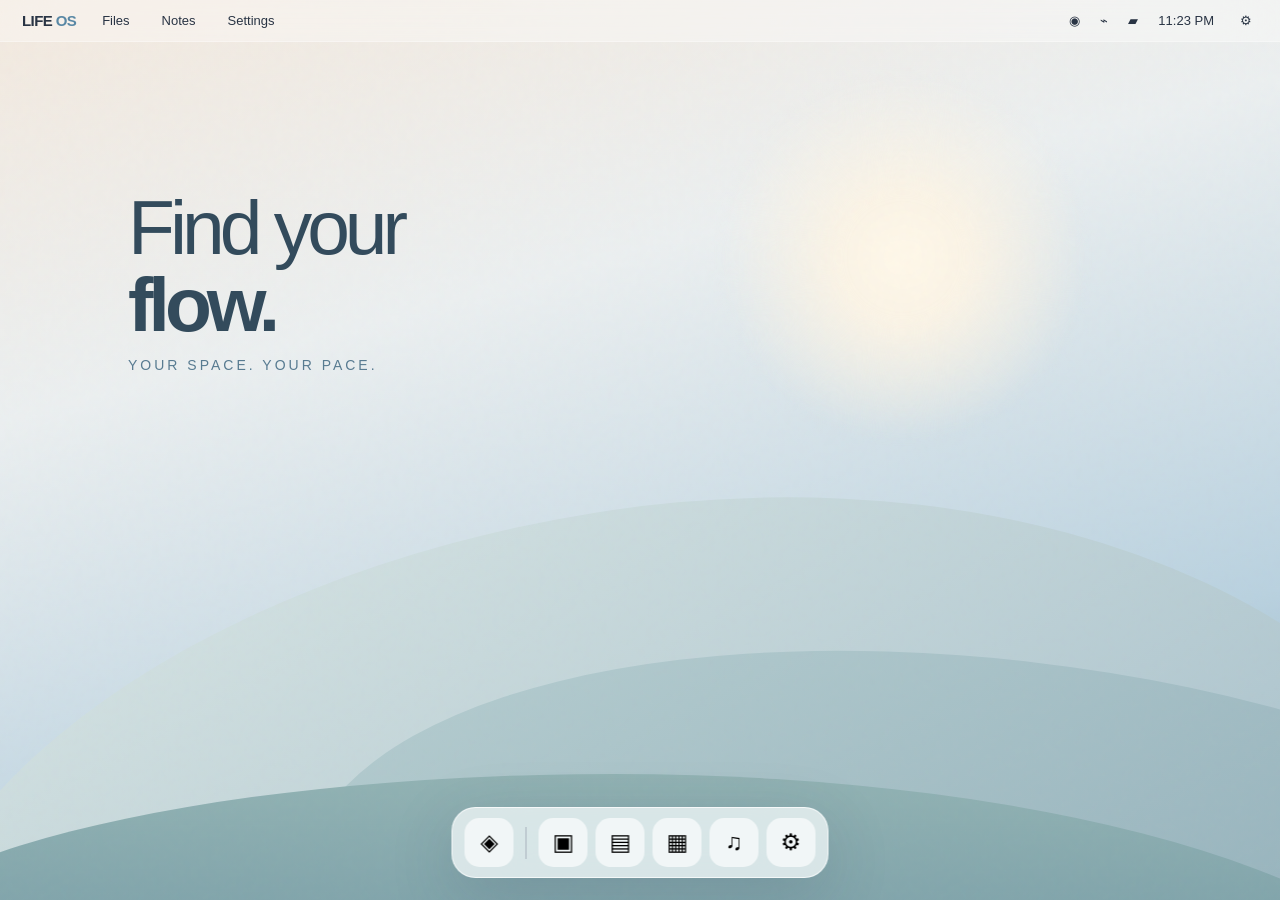
<file: desktop/preview/index.html>
<!DOCTYPE html>
<html lang="en">
<head>
<meta charset="UTF-8">
<meta name="viewport" content="width=device-width,initial-scale=1">
<title>LIFE OS — Flow Desktop</title>
<style>
:root {
  --ink:#293444;
  --muted:#758393;
  --glass:rgba(255,255,255,.69);
  --border:rgba(255,255,255,.73);
  --shadow:0 18px 65px rgba(34,52,76,.17);
  --accent:#769bb6;
}
*{box-sizing:border-box}
body{margin:0;font-family:-apple-system,BlinkMacSystemFont,"Segoe UI",sans-serif;color:var(--ink);overflow:hidden}
button,input,textarea{font:inherit}
button{cursor:pointer}
.desktop{height:100dvh;min-height:450px;position:relative;overflow:hidden;background:linear-gradient(165deg,#f3e9de 0%,#ebeff0 34%,#b9d1df 75%,#8cabbc 100%)}
.sun{position:absolute;width:370px;height:370px;right:15%;top:8%;border-radius:50%;background:radial-gradient(circle,#fff8e9 0%,#faf3e5 25%,#faefe000 70%);filter:blur(7px)}
.mountain{position:absolute;left:-10%;width:125%;height:62%;bottom:-18%;border-radius:48% 52% 0 0 / 75% 100% 0 0;background:linear-gradient(160deg,#d8e5e4,#a1bbc7);transform:rotate(-9deg)}
.mountain.two{height:48%;bottom:-23%;left:24%;background:linear-gradient(145deg,#b9d0d2,#7f9fae);transform:rotate(9deg)}
.mountain.three{height:29%;bottom:-15%;left:-12%;background:linear-gradient(180deg,#91b2b3,#7197a3);transform:rotate(0)}
.grain{position:absolute;inset:0;opacity:.25;background-image:url("data:image/svg+xml,%3Csvg viewBox='0 0 180 180' xmlns='http://www.w3.org/2000/svg'%3E%3Cfilter id='n'%3E%3CfeTurbulence type='fractalNoise' baseFrequency='.65' numOctaves='3' stitchTiles='stitch'/%3E%3C/filter%3E%3Crect width='100%25' height='100%25' filter='url(%23n)' opacity='.10'/%3E%3C/svg%3E");pointer-events:none}
.topbar{position:absolute;z-index:10;top:0;left:0;right:0;height:42px;padding:0 22px;display:flex;align-items:center;justify-content:space-between;background:rgba(255,255,255,.34);backdrop-filter:blur(24px);border-bottom:1px solid rgba(255,255,255,.3);font-size:13px}
.top-left,.top-right{display:flex;align-items:center;gap:20px}
.logo{font-weight:800;letter-spacing:-.6px;font-size:15px;cursor:pointer}
.logo span{color:#5988a5}
.top-right button,.top-left button{border:0;background:none;color:var(--ink);padding:6px}
.desktop-title{position:absolute;z-index:1;top:21%;left:10%;color:#334b5c}
.desktop-title h1{font-size:clamp(38px,6vw,86px);letter-spacing:-5px;margin:0;font-weight:300;line-height:1}
.desktop-title h1 strong{font-weight:650}
.desktop-title p{font-size:14px;letter-spacing:3px;text-transform:uppercase;color:#587b91}
.dock{position:absolute;z-index:30;bottom:22px;left:50%;transform:translateX(-50%);display:flex;gap:8px;align-items:center;padding:10px 12px;border-radius:24px;background:var(--glass);backdrop-filter:blur(34px) saturate(150%);border:1px solid var(--border);box-shadow:var(--shadow)}
.dock button{width:49px;height:49px;border:0;border-radius:15px;background:rgba(255,255,255,.65);display:grid;place-items:center;font-size:23px;transition:.16s;position:relative}
.dock button:hover{transform:translateY(-7px);background:white}
.dock .sep{width:1px;height:32px;background:#a8b2bc;margin:0 4px}
.dock button.on:after{content:"";position:absolute;bottom:-6px;width:5px;height:5px;border-radius:50%;background:#5d829c}
.window{position:absolute;z-index:15;top:14%;left:27%;width:min(670px,78vw);height:min(510px,70vh);border-radius:20px;background:rgba(250,251,251,.87);backdrop-filter:blur(40px);border:1px solid rgba(255,255,255,.8);box-shadow:0 30px 90px rgba(32,57,76,.25);overflow:hidden;display:none;flex-direction:column}
.window.show{display:flex}
.window-head{height:48px;display:flex;align-items:center;gap:13px;padding:0 16px;border-bottom:1px solid #dae0e3;cursor:move;user-select:none}
.dots{display:flex;gap:7px}
.dot{width:12px;height:12px;border-radius:50%;border:0;padding:0}
.red{background:#ee9c96}.yellow{background:#edc37b}.green{background:#91c4a4}
.window-head strong{flex:1;text-align:center;font-size:13px;font-weight:600}
.window-content{flex:1;overflow:auto;padding:25px}
.window-content h2{font-size:26px;letter-spacing:-1px;margin:0 0 8px}
.window-content p{color:var(--muted);line-height:1.6}
.tiles{display:grid;grid-template-columns:repeat(3,1fr);gap:12px;margin-top:24px}
.tile{background:rgba(255,255,255,.75);border:1px solid #e3e9ed;border-radius:15px;padding:18px;min-height:100px}
.tile b{display:block;margin-top:12px;font-size:13px}
.btn{padding:10px 15px;border-radius:11px;border:1px solid #d3dfe5;background:white;color:var(--ink);margin:5px 5px 5px 0}
.btn.active,.btn:hover{background:#d5e7f1;border-color:#9ebed2}
.input{width:100%;border:1px solid #d5e1e8;background:rgba(255,255,255,.8);border-radius:12px;padding:12px;outline:none}
textarea.input{height:180px;resize:vertical;line-height:1.6}
.launcher{position:absolute;z-index:40;left:50%;bottom:100px;transform:translateX(-50%);width:min(470px,90vw);padding:20px;border-radius:22px;background:rgba(250,252,253,.88);backdrop-filter:blur(36px);border:1px solid white;box-shadow:var(--shadow);display:none}
.launcher.show{display:block}
.launcher h3{margin:0 0 14px}
.apps{display:grid;grid-template-columns:repeat(4,1fr);gap:13px;margin-top:18px}
.apps button{border:0;background:rgba(255,255,255,.75);border-radius:14px;padding:15px 4px;display:grid;gap:7px;justify-items:center;color:var(--ink)}
.apps button span{font-size:27px}
.apps button small{font-size:11px}
.toast{position:absolute;z-index:50;right:20px;top:56px;padding:12px 18px;background:rgba(255,255,255,.87);backdrop-filter:blur(20px);border:1px solid white;border-radius:14px;box-shadow:var(--shadow);display:none;font-size:13px}
body[data-layout="center"] .dock{bottom:0;width:100%;justify-content:center;border-radius:0;padding:7px}
body[data-layout="center"] .dock button{width:43px;height:43px}
body[data-layout="classic"] .dock{left:0;transform:none;bottom:0;width:100%;justify-content:flex-start;border-radius:0;padding:6px 14px}
body[data-layout="minimal"] .dock{bottom:15px;transform:translateX(-50%) scale(.82);opacity:.78}
body[data-layout="minimal"] .desktop-title{top:28%}
body[data-theme="dark"]{--ink:#e9f0f4;--muted:#b4c1cc;--glass:rgba(31,45,58,.73);--border:rgba(255,255,255,.15);--shadow:0 20px 65px #142b4166}
body[data-theme="dark"] .desktop{filter:none;background:linear-gradient(160deg,#2c3b4a,#405c70 60%,#778f9c)}
body[data-theme="dark"] .topbar{background:#22374677}
body[data-theme="dark"] .window,body[data-theme="dark"] .launcher{background:#263847ed}
body[data-theme="dark"] .tile,body[data-theme="dark"] .apps button,body[data-theme="dark"] .dock button{background:#405568}
body[data-theme="dark"] .desktop-title{color:#edf4f7}
body[data-theme="dark"] .desktop-title p{color:#cbdde6}
body[data-theme="dark"] .window-head{border-color:#526777}
body[data-theme="dark"] .btn,body[data-theme="dark"] .input{background:#33495b;color:#eff5f8;border-color:#627789}
@media(max-width:650px){.desktop-title{top:24%;left:6%}.desktop-title h1{letter-spacing:-2px}.window{top:12%;left:4%;width:92vw;height:68vh}.tiles{grid-template-columns:1fr 1fr}.top-left{gap:9px}.top-right{gap:7px}.dock button{width:39px;height:42px}.dock{gap:4px}}
</style>
<link rel="stylesheet" href="upgrade.css">
</head>
<body data-layout="flow" data-theme="light">
<div class="desktop" id="desktop">
  <div class="sun"></div><div class="mountain"></div><div class="mountain two"></div><div class="mountain three"></div><div class="grain"></div>
  <header class="topbar">
    <div class="top-left">
      <div class="logo" onclick="toggleLauncher()">LIFE <span>OS</span></div>
      <button onclick="openApp('files')">Files</button>
      <button onclick="openApp('notes')">Notes</button>
      <button onclick="openApp('settings')">Settings</button>
    </div>
    <div class="top-right">
      <span>◉</span><span>⌁</span><span>▰</span>
      <span id="clock"></span>
      <button onclick="openApp('settings')">⚙</button>
    </div>
  </header>

  <div class="desktop-title">
    <h1>Find your<br><strong>flow.</strong></h1>
    <p>Your space. Your pace.</p>
  </div>

  <section class="window" id="app-window">
    <div class="window-head" id="window-head">
      <div class="dots">
        <button class="dot red" onclick="closeApp()" title="Close"></button>
        <button class="dot yellow" onclick="closeApp()" title="Minimize"></button>
        <button class="dot green" onclick="maximize()" title="Expand"></button>
      </div>
      <strong id="window-title">LIFE OS</strong>
    </div>
    <div class="window-content" id="window-content"></div>
  </section>

  <div class="launcher" id="launcher">
    <h3>Good to see you.</h3>
    <input class="input" id="search" placeholder="Search your applications..." oninput="filterApps(this.value)">
    <div class="apps" id="apps">
      <button data-name="Files" onclick="openApp('files')"><span>▣</span><small>Files</small></button>
      <button data-name="Notes" onclick="openApp('notes')"><span>▤</span><small>Notes</small></button>
      <button data-name="Settings" onclick="openApp('settings')"><span>⚙</span><small>Settings</small></button>
      <button data-name="About" onclick="openApp('about')"><span>◈</span><small>About</small></button>
    </div>
  </div>

  <div class="dock">
    <button onclick="toggleLauncher()" title="App Launcher">◈</button>
    <div class="sep"></div>
    <button onclick="openApp('files')" title="Files">▣</button>
    <button onclick="openApp('notes')" title="Notes">▤</button>
    <button onclick="openApp('settings')" title="Settings">⚙</button>
    <div class="sep"></div>
    <button onclick="openApp('about')" title="About LIFE OS">◎</button>
  </div>

  <div class="toast" id="toast"></div>
</div>
<script src="desktop.js"></script>
</body>
</html>
</file>
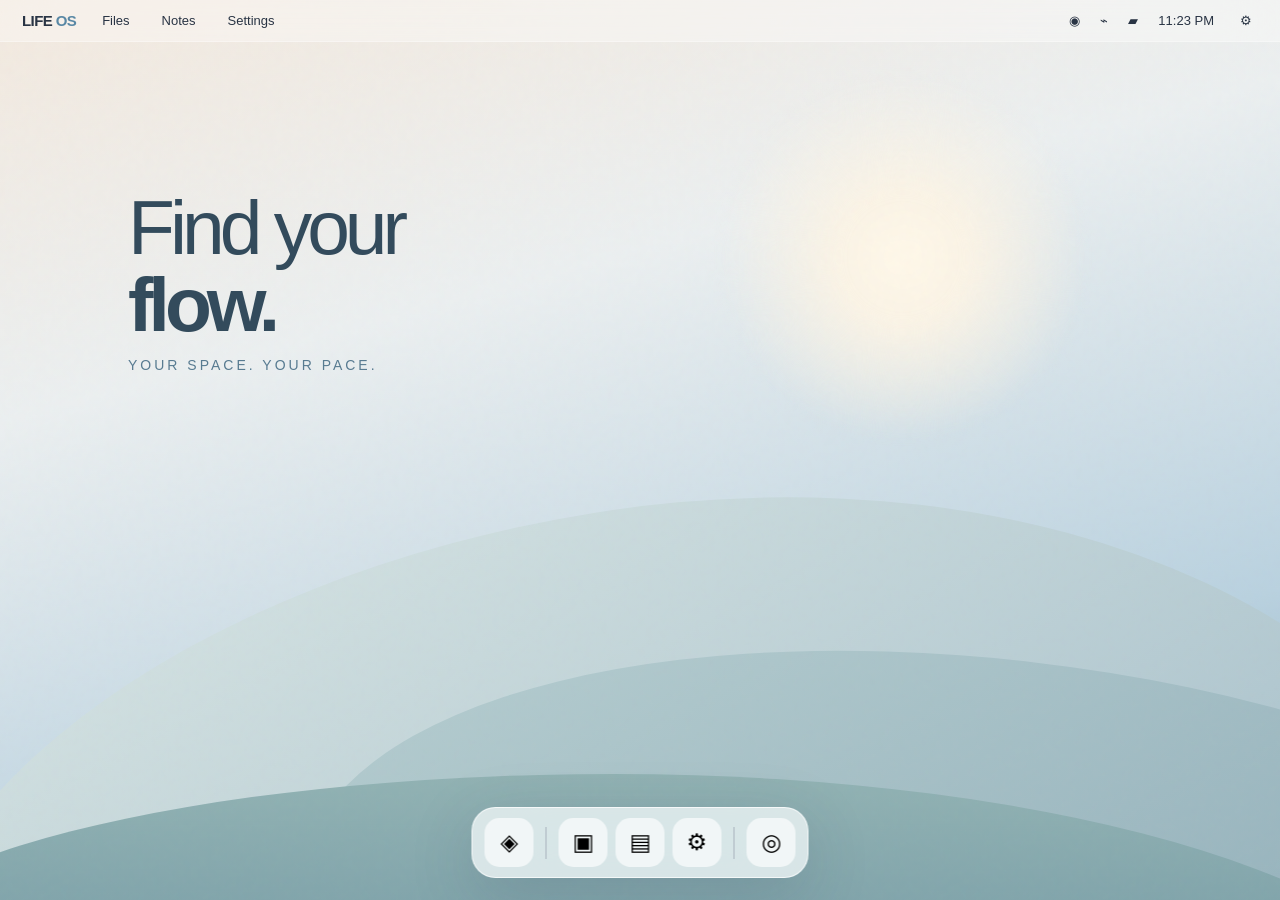
<file: desktop/preview/index.v1.backup.html>
<!DOCTYPE html>
<html lang="en">
<head>
<meta charset="UTF-8">
<meta name="viewport" content="width=device-width,initial-scale=1">
<title>LIFE OS — Flow Desktop</title>
<style>
:root {
  --ink:#293444;
  --muted:#758393;
  --glass:rgba(255,255,255,.69);
  --border:rgba(255,255,255,.73);
  --shadow:0 18px 65px rgba(34,52,76,.17);
  --accent:#769bb6;
}
*{box-sizing:border-box}
body{margin:0;font-family:-apple-system,BlinkMacSystemFont,"Segoe UI",sans-serif;color:var(--ink);overflow:hidden}
button,input,textarea{font:inherit}
button{cursor:pointer}
.desktop{height:100dvh;min-height:450px;position:relative;overflow:hidden;background:linear-gradient(165deg,#f3e9de 0%,#ebeff0 34%,#b9d1df 75%,#8cabbc 100%)}
.sun{position:absolute;width:370px;height:370px;right:15%;top:8%;border-radius:50%;background:radial-gradient(circle,#fff8e9 0%,#faf3e5 25%,#faefe000 70%);filter:blur(7px)}
.mountain{position:absolute;left:-10%;width:125%;height:62%;bottom:-18%;border-radius:48% 52% 0 0 / 75% 100% 0 0;background:linear-gradient(160deg,#d8e5e4,#a1bbc7);transform:rotate(-9deg)}
.mountain.two{height:48%;bottom:-23%;left:24%;background:linear-gradient(145deg,#b9d0d2,#7f9fae);transform:rotate(9deg)}
.mountain.three{height:29%;bottom:-15%;left:-12%;background:linear-gradient(180deg,#91b2b3,#7197a3);transform:rotate(0)}
.grain{position:absolute;inset:0;opacity:.25;background-image:url("data:image/svg+xml,%3Csvg viewBox='0 0 180 180' xmlns='http://www.w3.org/2000/svg'%3E%3Cfilter id='n'%3E%3CfeTurbulence type='fractalNoise' baseFrequency='.65' numOctaves='3' stitchTiles='stitch'/%3E%3C/filter%3E%3Crect width='100%25' height='100%25' filter='url(%23n)' opacity='.10'/%3E%3C/svg%3E");pointer-events:none}
.topbar{position:absolute;z-index:10;top:0;left:0;right:0;height:42px;padding:0 22px;display:flex;align-items:center;justify-content:space-between;background:rgba(255,255,255,.34);backdrop-filter:blur(24px);border-bottom:1px solid rgba(255,255,255,.3);font-size:13px}
.top-left,.top-right{display:flex;align-items:center;gap:20px}
.logo{font-weight:800;letter-spacing:-.6px;font-size:15px;cursor:pointer}
.logo span{color:#5988a5}
.top-right button,.top-left button{border:0;background:none;color:var(--ink);padding:6px}
.desktop-title{position:absolute;z-index:1;top:21%;left:10%;color:#334b5c}
.desktop-title h1{font-size:clamp(38px,6vw,86px);letter-spacing:-5px;margin:0;font-weight:300;line-height:1}
.desktop-title h1 strong{font-weight:650}
.desktop-title p{font-size:14px;letter-spacing:3px;text-transform:uppercase;color:#587b91}
.dock{position:absolute;z-index:30;bottom:22px;left:50%;transform:translateX(-50%);display:flex;gap:8px;align-items:center;padding:10px 12px;border-radius:24px;background:var(--glass);backdrop-filter:blur(34px) saturate(150%);border:1px solid var(--border);box-shadow:var(--shadow)}
.dock button{width:49px;height:49px;border:0;border-radius:15px;background:rgba(255,255,255,.65);display:grid;place-items:center;font-size:23px;transition:.16s;position:relative}
.dock button:hover{transform:translateY(-7px);background:white}
.dock .sep{width:1px;height:32px;background:#a8b2bc;margin:0 4px}
.dock button.on:after{content:"";position:absolute;bottom:-6px;width:5px;height:5px;border-radius:50%;background:#5d829c}
.window{position:absolute;z-index:15;top:14%;left:27%;width:min(670px,78vw);height:min(510px,70vh);border-radius:20px;background:rgba(250,251,251,.87);backdrop-filter:blur(40px);border:1px solid rgba(255,255,255,.8);box-shadow:0 30px 90px rgba(32,57,76,.25);overflow:hidden;display:none;flex-direction:column}
.window.show{display:flex}
.window-head{height:48px;display:flex;align-items:center;gap:13px;padding:0 16px;border-bottom:1px solid #dae0e3;cursor:move;user-select:none}
.dots{display:flex;gap:7px}
.dot{width:12px;height:12px;border-radius:50%;border:0;padding:0}
.red{background:#ee9c96}.yellow{background:#edc37b}.green{background:#91c4a4}
.window-head strong{flex:1;text-align:center;font-size:13px;font-weight:600}
.window-content{flex:1;overflow:auto;padding:25px}
.window-content h2{font-size:26px;letter-spacing:-1px;margin:0 0 8px}
.window-content p{color:var(--muted);line-height:1.6}
.tiles{display:grid;grid-template-columns:repeat(3,1fr);gap:12px;margin-top:24px}
.tile{background:rgba(255,255,255,.75);border:1px solid #e3e9ed;border-radius:15px;padding:18px;min-height:100px}
.tile b{display:block;margin-top:12px;font-size:13px}
.btn{padding:10px 15px;border-radius:11px;border:1px solid #d3dfe5;background:white;color:var(--ink);margin:5px 5px 5px 0}
.btn.active,.btn:hover{background:#d5e7f1;border-color:#9ebed2}
.input{width:100%;border:1px solid #d5e1e8;background:rgba(255,255,255,.8);border-radius:12px;padding:12px;outline:none}
textarea.input{height:180px;resize:vertical;line-height:1.6}
.launcher{position:absolute;z-index:40;left:50%;bottom:100px;transform:translateX(-50%);width:min(470px,90vw);padding:20px;border-radius:22px;background:rgba(250,252,253,.88);backdrop-filter:blur(36px);border:1px solid white;box-shadow:var(--shadow);display:none}
.launcher.show{display:block}
.launcher h3{margin:0 0 14px}
.apps{display:grid;grid-template-columns:repeat(4,1fr);gap:13px;margin-top:18px}
.apps button{border:0;background:rgba(255,255,255,.75);border-radius:14px;padding:15px 4px;display:grid;gap:7px;justify-items:center;color:var(--ink)}
.apps button span{font-size:27px}
.apps button small{font-size:11px}
.toast{position:absolute;z-index:50;right:20px;top:56px;padding:12px 18px;background:rgba(255,255,255,.87);backdrop-filter:blur(20px);border:1px solid white;border-radius:14px;box-shadow:var(--shadow);display:none;font-size:13px}
body[data-layout="center"] .dock{bottom:0;width:100%;justify-content:center;border-radius:0;padding:7px}
body[data-layout="center"] .dock button{width:43px;height:43px}
body[data-layout="classic"] .dock{left:0;transform:none;bottom:0;width:100%;justify-content:flex-start;border-radius:0;padding:6px 14px}
body[data-layout="minimal"] .dock{bottom:15px;transform:translateX(-50%) scale(.82);opacity:.78}
body[data-layout="minimal"] .desktop-title{top:28%}
body[data-theme="dark"]{--ink:#e9f0f4;--muted:#b4c1cc;--glass:rgba(31,45,58,.73);--border:rgba(255,255,255,.15);--shadow:0 20px 65px #142b4166}
body[data-theme="dark"] .desktop{filter:none;background:linear-gradient(160deg,#2c3b4a,#405c70 60%,#778f9c)}
body[data-theme="dark"] .topbar{background:#22374677}
body[data-theme="dark"] .window,body[data-theme="dark"] .launcher{background:#263847ed}
body[data-theme="dark"] .tile,body[data-theme="dark"] .apps button,body[data-theme="dark"] .dock button{background:#405568}
body[data-theme="dark"] .desktop-title{color:#edf4f7}
body[data-theme="dark"] .desktop-title p{color:#cbdde6}
body[data-theme="dark"] .window-head{border-color:#526777}
body[data-theme="dark"] .btn,body[data-theme="dark"] .input{background:#33495b;color:#eff5f8;border-color:#627789}
@media(max-width:650px){.desktop-title{top:24%;left:6%}.desktop-title h1{letter-spacing:-2px}.window{top:12%;left:4%;width:92vw;height:68vh}.tiles{grid-template-columns:1fr 1fr}.top-left{gap:9px}.top-right{gap:7px}.dock button{width:39px;height:42px}.dock{gap:4px}}
</style>
</head>
<body data-layout="flow" data-theme="light">
<div class="desktop" id="desktop">
  <div class="sun"></div><div class="mountain"></div><div class="mountain two"></div><div class="mountain three"></div><div class="grain"></div>
  <header class="topbar">
    <div class="top-left">
      <div class="logo" onclick="toggleLauncher()">LIFE <span>OS</span></div>
      <button onclick="openApp('files')">Files</button>
      <button onclick="openApp('notes')">Notes</button>
      <button onclick="openApp('settings')">Settings</button>
    </div>
    <div class="top-right">
      <span>◉</span><span>⌁</span><span>▰</span>
      <span id="clock"></span>
      <button onclick="openApp('settings')">⚙</button>
    </div>
  </header>

  <div class="desktop-title">
    <h1>Find your<br><strong>flow.</strong></h1>
    <p>Your space. Your pace.</p>
  </div>

  <section class="window" id="app-window">
    <div class="window-head" id="window-head">
      <div class="dots">
        <button class="dot red" onclick="closeApp()" title="Close"></button>
        <button class="dot yellow" onclick="closeApp()" title="Minimize"></button>
        <button class="dot green" onclick="maximize()" title="Expand"></button>
      </div>
      <strong id="window-title">LIFE OS</strong>
    </div>
    <div class="window-content" id="window-content"></div>
  </section>

  <div class="launcher" id="launcher">
    <h3>Good to see you.</h3>
    <input class="input" id="search" placeholder="Search your applications..." oninput="filterApps(this.value)">
    <div class="apps" id="apps">
      <button data-name="Files" onclick="openApp('files')"><span>▣</span><small>Files</small></button>
      <button data-name="Notes" onclick="openApp('notes')"><span>▤</span><small>Notes</small></button>
      <button data-name="Settings" onclick="openApp('settings')"><span>⚙</span><small>Settings</small></button>
      <button data-name="About" onclick="openApp('about')"><span>◈</span><small>About</small></button>
    </div>
  </div>

  <div class="dock">
    <button onclick="toggleLauncher()" title="App Launcher">◈</button>
    <div class="sep"></div>
    <button onclick="openApp('files')" title="Files">▣</button>
    <button onclick="openApp('notes')" title="Notes">▤</button>
    <button onclick="openApp('settings')" title="Settings">⚙</button>
    <div class="sep"></div>
    <button onclick="openApp('about')" title="About LIFE OS">◎</button>
  </div>

  <div class="toast" id="toast"></div>
</div>
<script>
const win=document.getElementById('app-window');
const content=document.getElementById('window-content');
const titles={files:'Files',notes:'Notes',settings:'LIFE Appearance',about:'About LIFE OS'};
let current='';
const savedLayout=localStorage.getItem('life-layout');
const savedTheme=localStorage.getItem('life-theme');
if(['flow','center','classic','minimal'].includes(savedLayout))document.body.dataset.layout=savedLayout;
if(['light','dark'].includes(savedTheme))document.body.dataset.theme=savedTheme;

function clock(){
  document.getElementById('clock').textContent=new Date().toLocaleTimeString([], {hour:'2-digit',minute:'2-digit'});
}
clock();setInterval(clock,30000);

function toggleLauncher(){
  document.getElementById('launcher').classList.toggle('show');
}
function filterApps(q){
  document.querySelectorAll('#apps button').forEach(b=>{
    b.style.display=b.dataset.name.toLowerCase().includes(q.toLowerCase())?'':'none';
  });
}
function toast(text){
  const e=document.getElementById('toast');e.textContent=text;e.style.display='block';
  clearTimeout(window.toastTimer);window.toastTimer=setTimeout(()=>e.style.display='none',2400);
}
function setLayout(id){
  document.body.dataset.layout=id;localStorage.setItem('life-layout',id);
  openApp('settings');toast('Layout preview: LIFE '+id[0].toUpperCase()+id.slice(1));
}
function setTheme(id){
  document.body.dataset.theme=id;localStorage.setItem('life-theme',id);openApp('settings');
}
function closeApp(){win.classList.remove('show');current='';}
function maximize(){
  const full=win.dataset.max==='yes';
  Object.assign(win.style,full?{top:'14%',left:'27%',width:'min(670px,78vw)',height:'min(510px,70vh)'}:{top:'49px',left:'2%',width:'96%',height:'calc(100dvh - 140px)'});
  win.dataset.max=full?'no':'yes';
}
const layoutNames={flow:'Flow',center:'Center',classic:'Classic',minimal:'Minimal'};
function openApp(id){
  current=id;document.getElementById('launcher').classList.remove('show');
  document.getElementById('window-title').textContent=titles[id];
  if(id==='files'){
    content.innerHTML='<h2>Your files, your space.</h2><p>Explore your LIFE OS workspace.</p><div class="tiles"><div class="tile">▣<b>Documents</b></div><div class="tile">▧<b>Pictures</b></div><div class="tile">♫<b>Music</b></div><div class="tile">▥<b>Downloads</b></div><div class="tile">◇<b>Projects</b></div><div class="tile">◈<b>LIFE OS</b></div></div><p>Visual preview — filesystem access will be provided by the native Files app.</p>';
  }else if(id==='notes'){
    content.innerHTML='<h2>A little space to think.</h2><p>Capture ideas, plan projects, and keep what matters.</p><input id="noteTitle" class="input" placeholder="Note title" style="margin-bottom:12px"><textarea id="noteBody" class="input" placeholder="Start writing..."></textarea><p style="font-size:12px">Preview-only notes saved in this browser.</p>';
    document.getElementById('noteTitle').value=localStorage.getItem('life-preview-title')||'';
    document.getElementById('noteBody').value=localStorage.getItem('life-preview-note')||'';
    document.getElementById('noteTitle').oninput=e=>localStorage.setItem('life-preview-title',e.target.value);
    document.getElementById('noteBody').oninput=e=>localStorage.setItem('life-preview-note',e.target.value);
  }else if(id==='settings'){
    const layout=document.body.dataset.layout,theme=document.body.dataset.theme;
    content.innerHTML='<h2>Make LIFE yours.</h2><p>One system. Different ways to feel at home.</p><h3>Desktop layout</h3>'+
      Object.entries(layoutNames).map(([key,name])=>'<button class="btn '+(layout===key?'active':'')+'" onclick="setLayout(\''+key+'\')">LIFE '+name+'</button>').join('')+
      '<h3>Appearance</h3><button class="btn '+(theme==='light'?'active':'')+'" onclick="setTheme(\'light\')">☀ Warm Light</button><button class="btn '+(theme==='dark'?'active':'')+'" onclick="setTheme(\'dark\')">☾ Deep Night</button><p>These settings affect the interactive preview. Native XFCE/KDE integration is being developed separately.</p>';
  }else{
    content.innerHTML='<h2>LIFE OS</h2><p>Live Intuitively. Focus Effortlessly.</p><div class="tiles"><div class="tile">◈<b>Made for focus</b></div><div class="tile">◇<b>Designed for comfort</b></div><div class="tile">▣<b>Built on Linux</b></div></div><p>Milestone 7 — LIFE Flow desktop concept.<br>Created for LIFE Lite and LIFE Standard.</p>';
  }
  win.classList.add('show');
}
let dragging=false,dx=0,dy=0;
const head=document.getElementById('window-head');
head.addEventListener('pointerdown',e=>{
  if(e.target.closest('button'))return;
  dragging=true;const r=win.getBoundingClientRect();dx=e.clientX-r.left;dy=e.clientY-r.top;head.setPointerCapture(e.pointerId);
});
head.addEventListener('pointermove',e=>{
  if(!dragging)return;
  win.style.left=Math.max(0,Math.min(innerWidth-win.offsetWidth,e.clientX-dx))+'px';
  win.style.top=Math.max(42,Math.min(innerHeight-win.offsetHeight,e.clientY-dy))+'px';
});
head.addEventListener('pointerup',()=>dragging=false);
document.addEventListener('keydown',e=>{
  if(e.key==='Escape'){document.getElementById('launcher').classList.remove('show');closeApp();}
});
</script>
</body>
</html>
</file>
<file: desktop/preview/upgrade.css>
:root {
  --surface:rgba(252,253,255,.91);
  --surface2:rgba(238,244,248,.83);
  --surface3:#ffffff;
  --line:rgba(105,138,160,.20);
  --hover:rgba(111,157,188,.14);
  --primary:#5d87a7;
}
body[data-theme=dark] {
  --surface:rgba(25,37,53,.96);
  --surface2:rgba(39,55,74,.96);
  --surface3:#30435a;
  --line:rgba(170,198,221,.17);
  --hover:rgba(141,184,221,.19);
  --primary:#a3d0ee;
}
body[data-theme=dark] .desktop {
  background:linear-gradient(160deg,#0c1728 0%,#1c344e 48%,#527088 100%);
}
body[data-theme=dark] .sun {
  background:radial-gradient(circle,#c4d9f0 0%,#a3bbdb 15%,transparent 67%);
  opacity:.45;
}
body[data-theme=dark] .mountain {
  background:linear-gradient(160deg,#284b63,#162b43);
}
body[data-theme=dark] .mountain.two {
  background:linear-gradient(150deg,#375b74,#203c58);
}
body[data-theme=dark] .mountain.three {
  background:linear-gradient(160deg,#18394a,#10293d);
}
body[data-theme=dark] .desktop-title {color:#f1f6fc}
body[data-theme=dark] .desktop-title p {color:#c5d7eb}
body[data-theme=dark] .topbar {
  background:rgba(16,28,43,.66);
  border-color:var(--line);
}
body[data-theme=dark] .dock {
  background:rgba(28,43,61,.84);
  border-color:var(--line);
}
body[data-theme=dark] .dock button {
  background:rgba(71,99,125,.45);
  color:#e9f4ff;
}
body[data-theme=dark] .dock button:hover {
  background:rgba(112,156,191,.55);
}
.window {
  background:var(--surface)!important;
  border:1px solid var(--line)!important;
  box-shadow:0 25px 85px rgba(18,34,53,.26)!important;
  min-width:310px;
  min-height:220px;
}
.window-head {
  background:var(--surface2);
  border-color:var(--line)!important;
  touch-action:none;
}
.window-content {background:var(--surface);padding:0!important}
.window.maximized {
  top:43px!important;
  left:0!important;
  width:100vw!important;
  height:calc(100dvh - 43px)!important;
  border-radius:0;
}
.launcher {
  background:var(--surface)!important;
  border-color:var(--line)!important;
  color:var(--ink);
}
.toast {
  background:var(--surface)!important;
  color:var(--ink)!important;
  border:1px solid var(--line)!important;
  min-width:195px;
  max-width:320px;
  z-index:200!important;
}
.app-shell {display:flex;height:100%;min-height:0}
.app-sidebar {
  width:165px;
  flex-shrink:0;
  padding:15px 9px;
  background:var(--surface2);
  border-right:1px solid var(--line);
  overflow:auto;
}
.app-sidebar button {
  width:100%;
  display:flex;
  align-items:center;
  gap:10px;
  text-align:left;
  background:transparent;
  border:0;
  border-radius:10px;
  padding:10px;
  color:var(--ink);
  font-size:12px;
}
.app-sidebar button:hover,.app-sidebar button.selected {
  background:var(--hover);
}
.app-main {flex:1;min-width:0;overflow:auto;padding:22px}
.app-main h2 {margin:0 0 7px;font-size:24px;letter-spacing:-.7px}
.app-main p,.hint {color:var(--muted);font-size:12px;line-height:1.6}
.folder-grid {display:grid;grid-template-columns:repeat(auto-fill,minmax(105px,1fr));gap:12px;margin:18px 0}
.folder-tile {
  border:1px solid var(--line);
  border-radius:14px;
  background:var(--surface2);
  color:var(--ink);
  padding:15px 8px;
  text-align:center;
  cursor:pointer;
}
.folder-tile:hover {background:var(--hover)}
.folder-tile .symbol {display:block;font-size:29px;margin-bottom:9px}
.folder-tile b {display:block;font-size:12px}
.folder-tile small {display:block;color:var(--muted);font-size:10px;margin-top:4px}
.toolbar {
  display:flex;
  align-items:center;
  gap:9px;
  padding:12px 17px;
  border-bottom:1px solid var(--line);
  background:var(--surface);
}
.toolbar button,.tool-btn {
  border:1px solid var(--line);
  background:var(--surface2);
  color:var(--ink);
  padding:8px 12px;
  border-radius:9px;
  font-size:12px;
}
.toolbar .address {flex:1;background:var(--surface2);padding:9px 13px;border-radius:9px;font-size:12px}
.file-row {
  display:flex;
  align-items:center;
  gap:13px;
  padding:13px 10px;
  border-bottom:1px solid var(--line);
  font-size:13px;
}
.file-row span:first-child {font-size:21px}
.file-row small {margin-left:auto;color:var(--muted);font-size:11px}
.setting-group {
  padding:20px;
  border-bottom:1px solid var(--line);
}
.setting-group h3 {margin:0 0 11px;font-size:14px}
.option-grid {display:flex;flex-wrap:wrap;gap:8px;margin-top:12px}
.choice {
  border:1px solid var(--line);
  background:var(--surface2);
  color:var(--ink);
  border-radius:11px;
  padding:11px 14px;
}
.choice.active {
  border-color:var(--primary);
  background:var(--hover);
}
.app-input {
  width:100%;
  background:var(--surface2);
  border:1px solid var(--line);
  border-radius:11px;
  padding:12px;
  color:var(--ink);
  outline:none;
}
.app-textarea {
  min-height:170px;
  resize:vertical;
  line-height:1.65;
}
.calc {
  display:grid;
  grid-template-columns:repeat(4,1fr);
  gap:9px;
  max-width:310px;
  margin:auto;
}
.calc button {
  padding:15px 5px;
  background:var(--surface2);
  color:var(--ink);
  border:1px solid var(--line);
  border-radius:12px;
}
.calc-display {
  grid-column:span 4;
  padding:18px;
  text-align:right;
  background:var(--surface2);
  border:1px solid var(--line);
  border-radius:12px;
  font-size:30px;
  overflow:hidden;
}
.calendar-grid {display:grid;grid-template-columns:repeat(7,1fr);gap:5px;margin-top:15px}
.calendar-grid div {padding:10px 3px;text-align:center;border-radius:9px;font-size:12px}
.calendar-grid .today {background:var(--hover);outline:1px solid var(--primary)}
.terminal {
  font-family:ui-monospace,SFMono-Regular,Consolas,monospace;
  font-size:12px;
  background:#111d2b;
  color:#b7e1d2;
  padding:18px;
  border-radius:13px;
  min-height:220px;
  white-space:pre-wrap;
}
.music-track {display:flex;align-items:center;gap:14px;padding:13px;border-bottom:1px solid var(--line)}
.music-cover {width:44px;height:44px;border-radius:12px;background:linear-gradient(135deg,#b7d2e4,#d9c3cb);display:grid;place-items:center;font-size:23px}
.music-track small {display:block;color:var(--muted);margin-top:4px}
.statbar {height:10px;background:var(--surface2);border-radius:10px;overflow:hidden;margin-top:9px}
.statbar div {height:100%;background:linear-gradient(90deg,#89b9c6,#7d9dcd);border-radius:10px}
.app-launch-icon {font-size:24px}
@media(max-width:600px){
  .app-sidebar{width:118px}
  .app-main{padding:14px}
  .window:not(.maximized){min-width:270px}
}
</file>
